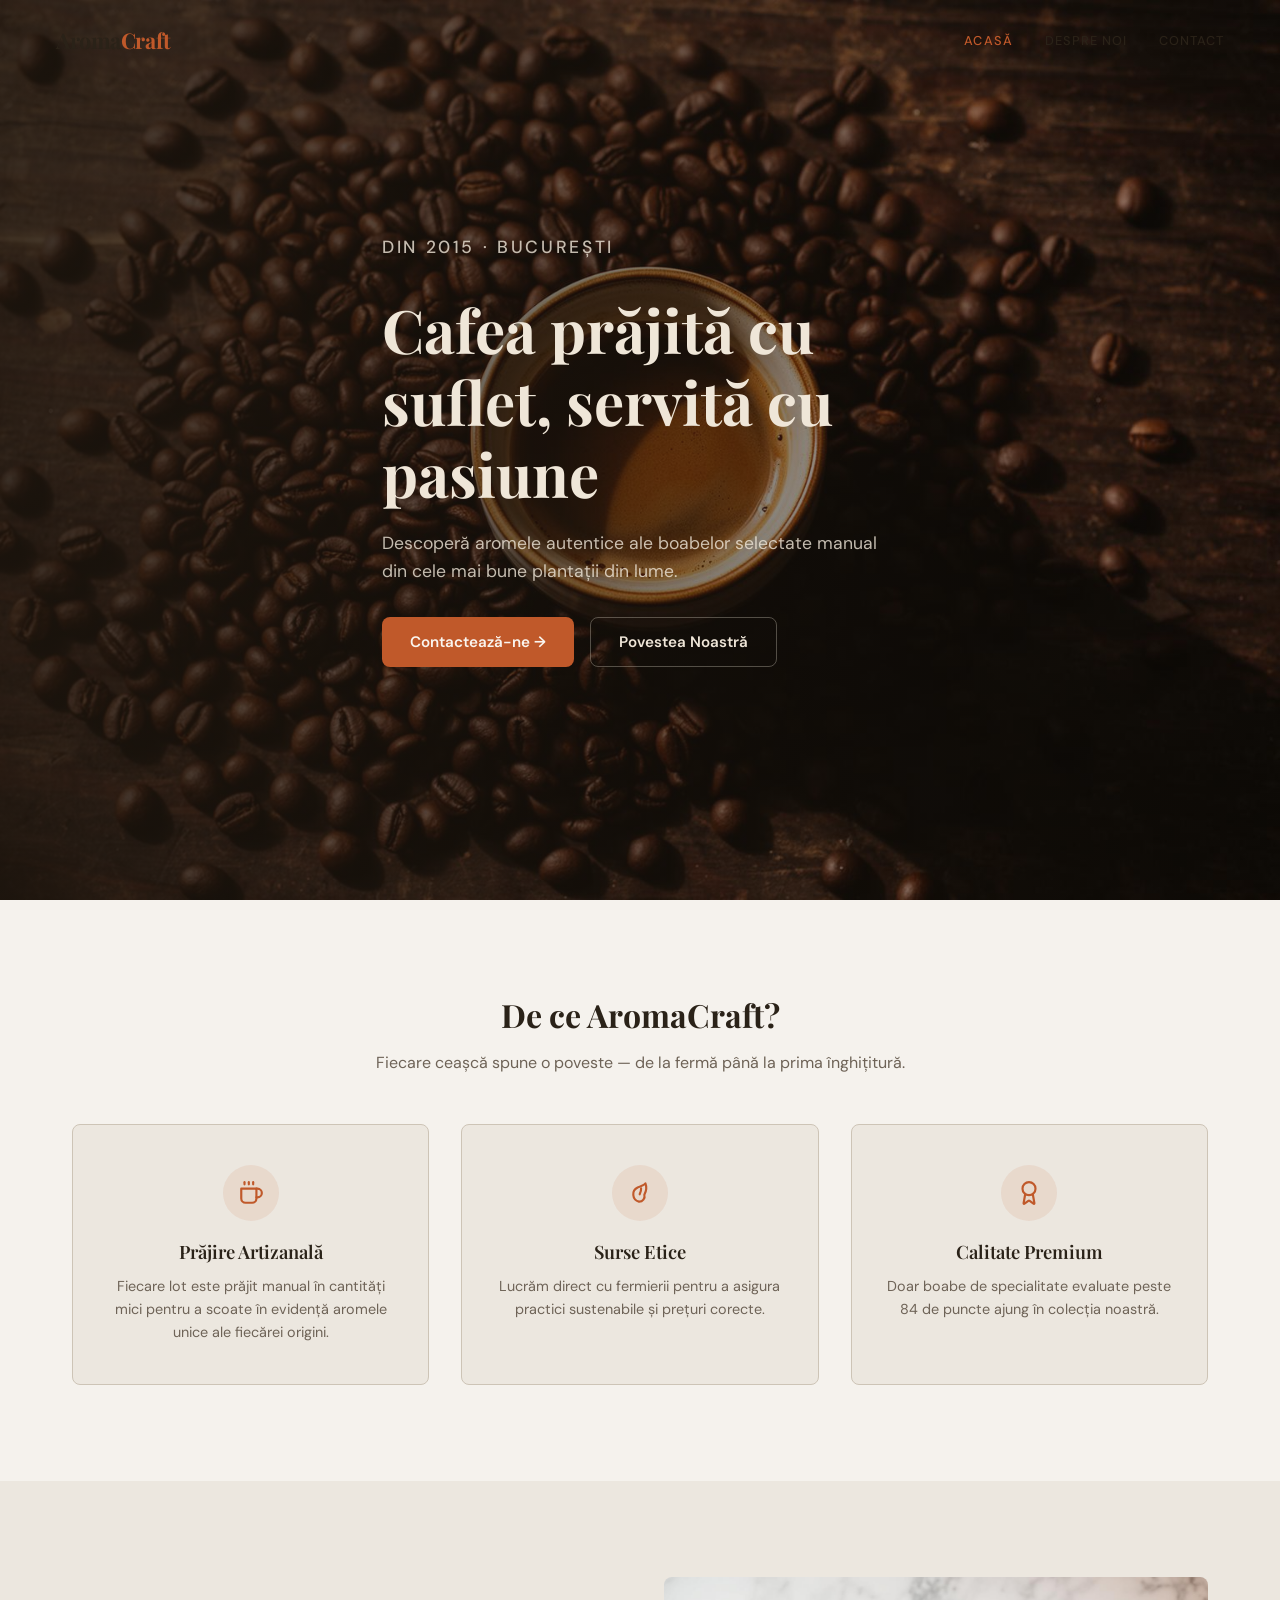
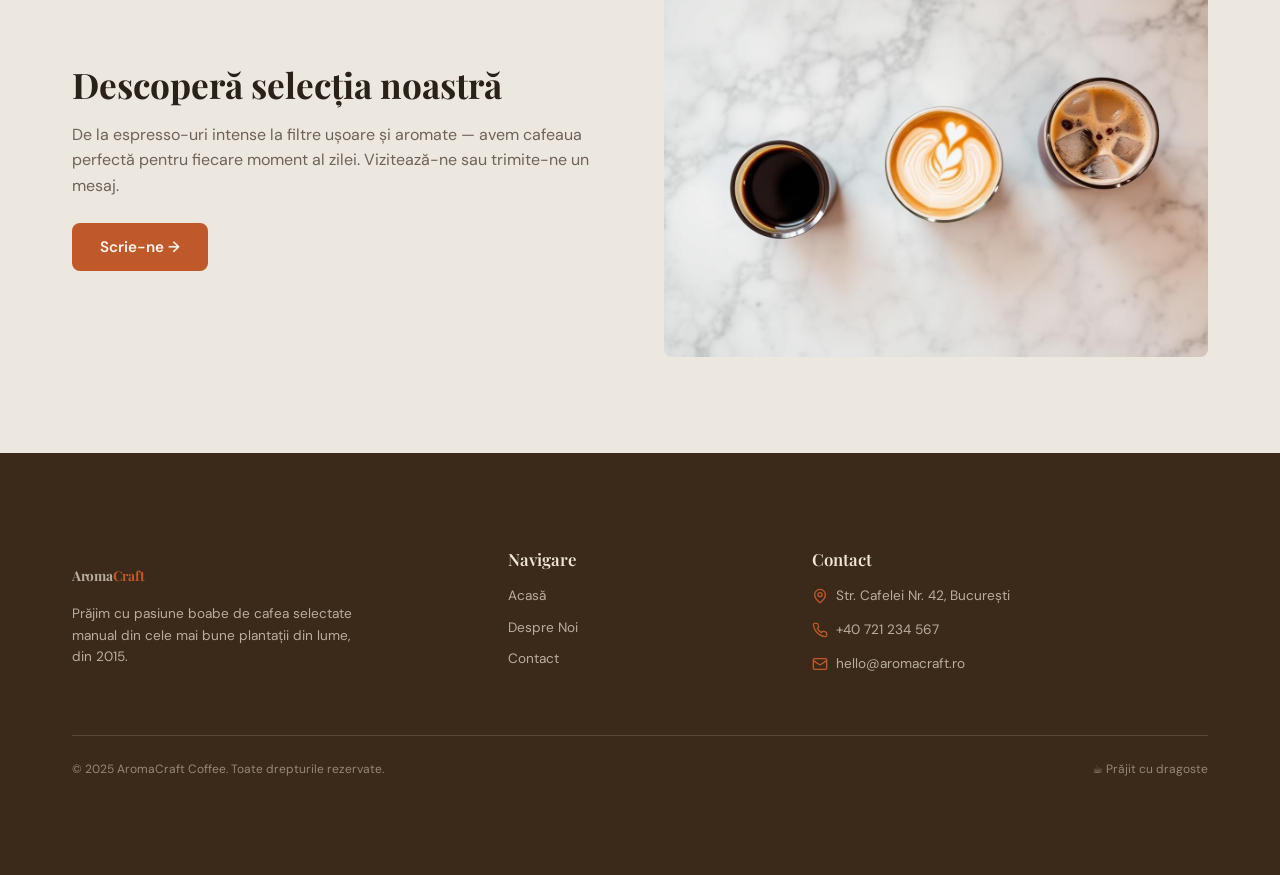
<file: static-site/static-site/index.html>
<!DOCTYPE html>
<html lang="ro">
<head>
  <meta charset="UTF-8">
  <meta name="viewport" content="width=device-width, initial-scale=1.0">
  <title>AromaCraft Coffee — Cafea Artizanală Prăjită în București</title>
  <meta name="description" content="AromaCraft Coffee — cafea de specialitate prăjită artizanal în București. Boabe selectate manual, surse etice, arome autentice din 2015.">
  <meta name="robots" content="index, follow">
  <link rel="canonical" href="https://aromacraft.ro">
  <meta property="og:title" content="AromaCraft Coffee — Cafea Artizanală">
  <meta property="og:description" content="Cafea de specialitate prăjită artizanal în București.">
  <meta property="og:type" content="website">
  <link rel="stylesheet" href="css/style.css">
</head>
<body>

  <!-- Header -->
  <header class="site-header">
    <div class="header-inner">
      <a href="index.html" class="logo">Aroma<span>Craft</span></a>
      <ul class="nav-links">
        <li><a href="index.html" class="active">Acasă</a></li>
        <li><a href="despre.html">Despre Noi</a></li>
        <li><a href="contact.html">Contact</a></li>
      </ul>
      <button class="hamburger" aria-label="Deschide meniul">
        <span></span><span></span><span></span>
      </button>
    </div>
    <nav class="mobile-menu">
      <a href="index.html" class="active">Acasă</a>
      <a href="despre.html">Despre Noi</a>
      <a href="contact.html">Contact</a>
    </nav>
  </header>

  <!-- Hero -->
  <section class="hero">
    <img src="img/hero-coffee.jpg" alt="Boabe de cafea artizanală și o ceașcă de espresso proaspăt" class="hero-img" width="1920" height="1080">
    <div class="hero-overlay"></div>
    <div class="hero-content container">
      <p class="hero-tag">Din 2015 · București</p>
      <h1>Cafea prăjită cu suflet, servită cu pasiune</h1>
      <p>Descoperă aromele autentice ale boabelor selectate manual din cele mai bune plantații din lume.</p>
      <div class="hero-buttons">
        <a href="contact.html" class="btn btn-accent">Contactează-ne →</a>
        <a href="despre.html" class="btn btn-outline">Povestea Noastră</a>
      </div>
    </div>
  </section>

  <!-- Features -->
  <section class="section-padding">
    <div class="container">
      <div class="text-center" style="margin-bottom: 3rem;">
        <h2 style="font-size: 2rem; font-weight: 700; margin-bottom: 1rem;">De ce AromaCraft?</h2>
        <p style="color: var(--muted-foreground); max-width: 600px; margin: 0 auto;">Fiecare ceașcă spune o poveste — de la fermă până la prima înghițitură.</p>
      </div>
      <div class="features-grid">
        <div class="feature-card">
          <div class="feature-icon">
            <svg width="26" height="26" viewBox="0 0 24 24" fill="none" stroke="currentColor" stroke-width="2" stroke-linecap="round" stroke-linejoin="round"><path d="M17 8h1a4 4 0 1 1 0 8h-1"/><path d="M3 8h14v9a4 4 0 0 1-4 4H7a4 4 0 0 1-4-4Z"/><line x1="6" x2="6" y1="2" y2="4"/><line x1="10" x2="10" y1="2" y2="4"/><line x1="14" x2="14" y1="2" y2="4"/></svg>
          </div>
          <h3>Prăjire Artizanală</h3>
          <p>Fiecare lot este prăjit manual în cantități mici pentru a scoate în evidență aromele unice ale fiecărei origini.</p>
        </div>
        <div class="feature-card">
          <div class="feature-icon">
            <svg width="26" height="26" viewBox="0 0 24 24" fill="none" stroke="currentColor" stroke-width="2" stroke-linecap="round" stroke-linejoin="round"><path d="M11 20A7 7 0 0 1 9.8 6.9C15.5 4.9 17 3.1 17 3.1s2 4.9-1 10.5A5 5 0 0 1 11 20"/><path d="M11.7 13.2c.7-1.6 1.5-3.5 1.3-5.5"/></svg>
          </div>
          <h3>Surse Etice</h3>
          <p>Lucrăm direct cu fermierii pentru a asigura practici sustenabile și prețuri corecte.</p>
        </div>
        <div class="feature-card">
          <div class="feature-icon">
            <svg width="26" height="26" viewBox="0 0 24 24" fill="none" stroke="currentColor" stroke-width="2" stroke-linecap="round" stroke-linejoin="round"><path d="m15.477 12.89 1.515 8.526a.5.5 0 0 1-.81.47l-3.58-2.687a1 1 0 0 0-1.197 0l-3.586 2.686a.5.5 0 0 1-.81-.469l1.514-8.526"/><circle cx="12" cy="8" r="6"/></svg>
          </div>
          <h3>Calitate Premium</h3>
          <p>Doar boabe de specialitate evaluate peste 84 de puncte ajung în colecția noastră.</p>
        </div>
      </div>
    </div>
  </section>

  <!-- CTA -->
  <section class="section-padding cta-section">
    <div class="container">
      <div class="cta-grid">
        <div>
          <h2>Descoperă selecția noastră</h2>
          <p>De la espresso-uri intense la filtre ușoare și aromate — avem cafeaua perfectă pentru fiecare moment al zilei. Vizitează-ne sau trimite-ne un mesaj.</p>
          <a href="contact.html" class="btn btn-accent">Scrie-ne →</a>
        </div>
        <div class="cta-img">
          <img src="img/coffee-drinks.jpg" alt="Selecție de băuturi de cafea" width="1280" height="854" loading="lazy">
        </div>
      </div>
    </div>
  </section>

  <!-- Footer -->
  <footer class="site-footer">
    <div class="container section-padding">
      <div class="footer-grid">
        <div class="footer-brand">
          <p class="logo" style="margin-bottom: 0;">Aroma<span>Craft</span></p>
          <p>Prăjim cu pasiune boabe de cafea selectate manual din cele mai bune plantații din lume, din 2015.</p>
        </div>
        <div>
          <h4>Navigare</h4>
          <nav class="footer-nav">
            <a href="index.html">Acasă</a>
            <a href="despre.html">Despre Noi</a>
            <a href="contact.html">Contact</a>
          </nav>
        </div>
        <div>
          <h4>Contact</h4>
          <ul class="footer-contact">
            <li>
              <svg width="16" height="16" viewBox="0 0 24 24" fill="none" stroke="currentColor" stroke-width="2"><path d="M20 10c0 6-8 12-8 12s-8-6-8-12a8 8 0 0 1 16 0Z"/><circle cx="12" cy="10" r="3"/></svg>
              Str. Cafelei Nr. 42, București
            </li>
            <li>
              <svg width="16" height="16" viewBox="0 0 24 24" fill="none" stroke="currentColor" stroke-width="2"><path d="M22 16.92v3a2 2 0 0 1-2.18 2 19.79 19.79 0 0 1-8.63-3.07 19.5 19.5 0 0 1-6-6 19.79 19.79 0 0 1-3.07-8.67A2 2 0 0 1 4.11 2h3a2 2 0 0 1 2 1.72c.127.96.361 1.903.7 2.81a2 2 0 0 1-.45 2.11L8.09 9.91a16 16 0 0 0 6 6l1.27-1.27a2 2 0 0 1 2.11-.45c.907.339 1.85.573 2.81.7A2 2 0 0 1 22 16.92z"/></svg>
              +40 721 234 567
            </li>
            <li>
              <svg width="16" height="16" viewBox="0 0 24 24" fill="none" stroke="currentColor" stroke-width="2"><rect width="20" height="16" x="2" y="4" rx="2"/><path d="m22 7-8.97 5.7a1.94 1.94 0 0 1-2.06 0L2 7"/></svg>
              hello@aromacraft.ro
            </li>
          </ul>
        </div>
      </div>
      <div class="footer-bottom">
        <p>&copy; 2025 AromaCraft Coffee. Toate drepturile rezervate.</p>
        <p>☕ Prăjit cu dragoste</p>
      </div>
    </div>
  </footer>

  <script src="js/main.js"></script>
</body>
</html>
</file>
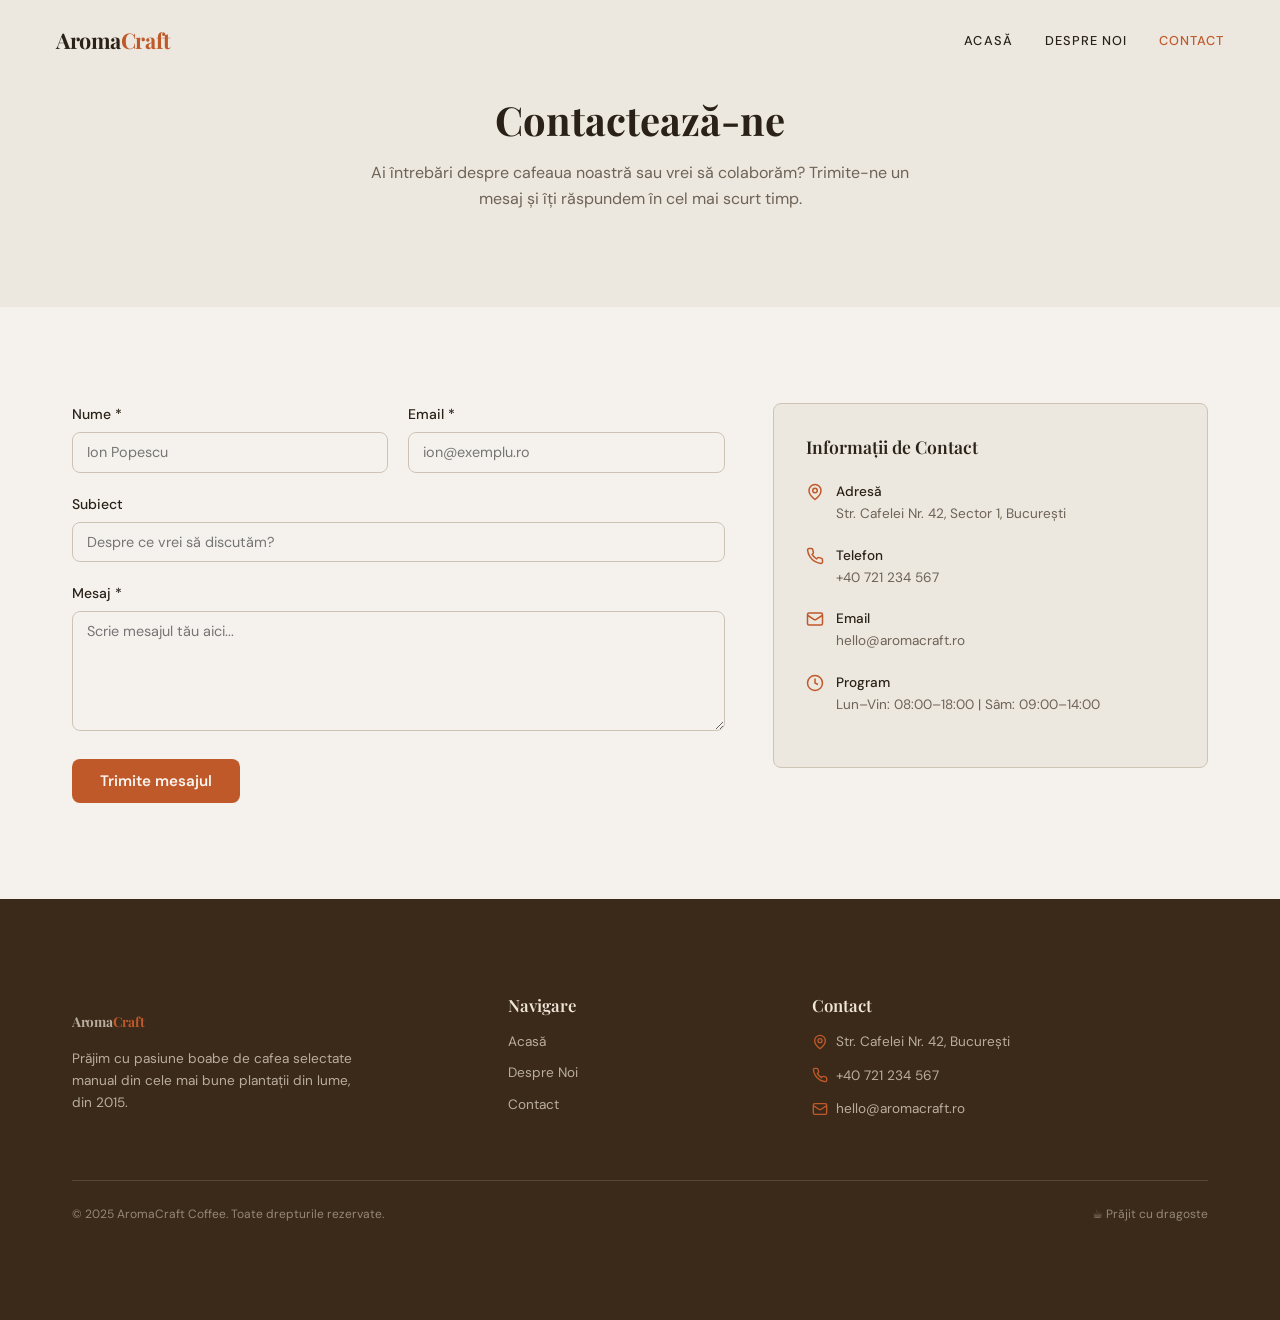
<file: static-site/static-site/contact.html>
<!DOCTYPE html>
<html lang="ro">
<head>
  <meta charset="UTF-8">
  <meta name="viewport" content="width=device-width, initial-scale=1.0">
  <title>Contact — AromaCraft Coffee</title>
  <meta name="description" content="Contactează AromaCraft Coffee — trimite-ne un mesaj sau vizitează-ne la prăjitoria din București.">
  <link rel="stylesheet" href="css/style.css">
</head>
<body>

  <!-- Header -->
  <header class="site-header">
    <div class="header-inner">
      <a href="index.html" class="logo">Aroma<span>Craft</span></a>
      <ul class="nav-links">
        <li><a href="index.html">Acasă</a></li>
        <li><a href="despre.html">Despre Noi</a></li>
        <li><a href="contact.html" class="active">Contact</a></li>
      </ul>
      <button class="hamburger" aria-label="Deschide meniul">
        <span></span><span></span><span></span>
      </button>
    </div>
    <nav class="mobile-menu">
      <a href="index.html">Acasă</a>
      <a href="despre.html">Despre Noi</a>
      <a href="contact.html" class="active">Contact</a>
    </nav>
  </header>

  <!-- Contact Header -->
  <section class="contact-header section-padding">
    <div class="container">
      <h1>Contactează-ne</h1>
      <p>Ai întrebări despre cafeaua noastră sau vrei să colaborăm? Trimite-ne un mesaj și îți răspundem în cel mai scurt timp.</p>
    </div>
  </section>

  <!-- Contact Form + Info -->
  <section class="section-padding">
    <div class="container">
      <div class="contact-grid">
        <div>
          <form id="contactForm" novalidate>
            <div class="form-row">
              <div class="form-group">
                <label for="name">Nume *</label>
                <input type="text" id="name" placeholder="Ion Popescu" maxlength="100">
              </div>
              <div class="form-group">
                <label for="email">Email *</label>
                <input type="email" id="email" placeholder="ion@exemplu.ro" maxlength="255">
              </div>
            </div>
            <div class="form-group">
              <label for="subject">Subiect</label>
              <input type="text" id="subject" placeholder="Despre ce vrei să discutăm?" maxlength="200">
            </div>
            <div class="form-group">
              <label for="message">Mesaj *</label>
              <textarea id="message" placeholder="Scrie mesajul tău aici..." maxlength="2000"></textarea>
            </div>
            <button type="submit" class="btn btn-accent btn-full">Trimite mesajul</button>
          </form>
        </div>

        <aside>
          <div class="contact-info-card">
            <h3>Informații de Contact</h3>
            <div class="info-row">
              <svg width="18" height="18" viewBox="0 0 24 24" fill="none" stroke="currentColor" stroke-width="2"><path d="M20 10c0 6-8 12-8 12s-8-6-8-12a8 8 0 0 1 16 0Z"/><circle cx="12" cy="10" r="3"/></svg>
              <div>
                <p class="info-label">Adresă</p>
                <p class="info-value">Str. Cafelei Nr. 42, Sector 1, București</p>
              </div>
            </div>
            <div class="info-row">
              <svg width="18" height="18" viewBox="0 0 24 24" fill="none" stroke="currentColor" stroke-width="2"><path d="M22 16.92v3a2 2 0 0 1-2.18 2 19.79 19.79 0 0 1-8.63-3.07 19.5 19.5 0 0 1-6-6 19.79 19.79 0 0 1-3.07-8.67A2 2 0 0 1 4.11 2h3a2 2 0 0 1 2 1.72c.127.96.361 1.903.7 2.81a2 2 0 0 1-.45 2.11L8.09 9.91a16 16 0 0 0 6 6l1.27-1.27a2 2 0 0 1 2.11-.45c.907.339 1.85.573 2.81.7A2 2 0 0 1 22 16.92z"/></svg>
              <div>
                <p class="info-label">Telefon</p>
                <p class="info-value">+40 721 234 567</p>
              </div>
            </div>
            <div class="info-row">
              <svg width="18" height="18" viewBox="0 0 24 24" fill="none" stroke="currentColor" stroke-width="2"><rect width="20" height="16" x="2" y="4" rx="2"/><path d="m22 7-8.97 5.7a1.94 1.94 0 0 1-2.06 0L2 7"/></svg>
              <div>
                <p class="info-label">Email</p>
                <p class="info-value">hello@aromacraft.ro</p>
              </div>
            </div>
            <div class="info-row">
              <svg width="18" height="18" viewBox="0 0 24 24" fill="none" stroke="currentColor" stroke-width="2"><circle cx="12" cy="12" r="10"/><polyline points="12 6 12 12 16 14"/></svg>
              <div>
                <p class="info-label">Program</p>
                <p class="info-value">Lun–Vin: 08:00–18:00 | Sâm: 09:00–14:00</p>
              </div>
            </div>
          </div>
        </aside>
      </div>
    </div>
  </section>

  <!-- Footer -->
  <footer class="site-footer">
    <div class="container section-padding">
      <div class="footer-grid">
        <div class="footer-brand">
          <p class="logo" style="margin-bottom: 0;">Aroma<span>Craft</span></p>
          <p>Prăjim cu pasiune boabe de cafea selectate manual din cele mai bune plantații din lume, din 2015.</p>
        </div>
        <div>
          <h4>Navigare</h4>
          <nav class="footer-nav">
            <a href="index.html">Acasă</a>
            <a href="despre.html">Despre Noi</a>
            <a href="contact.html">Contact</a>
          </nav>
        </div>
        <div>
          <h4>Contact</h4>
          <ul class="footer-contact">
            <li>
              <svg width="16" height="16" viewBox="0 0 24 24" fill="none" stroke="currentColor" stroke-width="2"><path d="M20 10c0 6-8 12-8 12s-8-6-8-12a8 8 0 0 1 16 0Z"/><circle cx="12" cy="10" r="3"/></svg>
              Str. Cafelei Nr. 42, București
            </li>
            <li>
              <svg width="16" height="16" viewBox="0 0 24 24" fill="none" stroke="currentColor" stroke-width="2"><path d="M22 16.92v3a2 2 0 0 1-2.18 2 19.79 19.79 0 0 1-8.63-3.07 19.5 19.5 0 0 1-6-6 19.79 19.79 0 0 1-3.07-8.67A2 2 0 0 1 4.11 2h3a2 2 0 0 1 2 1.72c.127.96.361 1.903.7 2.81a2 2 0 0 1-.45 2.11L8.09 9.91a16 16 0 0 0 6 6l1.27-1.27a2 2 0 0 1 2.11-.45c.907.339 1.85.573 2.81.7A2 2 0 0 1 22 16.92z"/></svg>
              +40 721 234 567
            </li>
            <li>
              <svg width="16" height="16" viewBox="0 0 24 24" fill="none" stroke="currentColor" stroke-width="2"><rect width="20" height="16" x="2" y="4" rx="2"/><path d="m22 7-8.97 5.7a1.94 1.94 0 0 1-2.06 0L2 7"/></svg>
              hello@aromacraft.ro
            </li>
          </ul>
        </div>
      </div>
      <div class="footer-bottom">
        <p>&copy; 2025 AromaCraft Coffee. Toate drepturile rezervate.</p>
        <p>☕ Prăjit cu dragoste</p>
      </div>
    </div>
  </footer>

  <script src="js/main.js"></script>
</body>
</html>
</file>
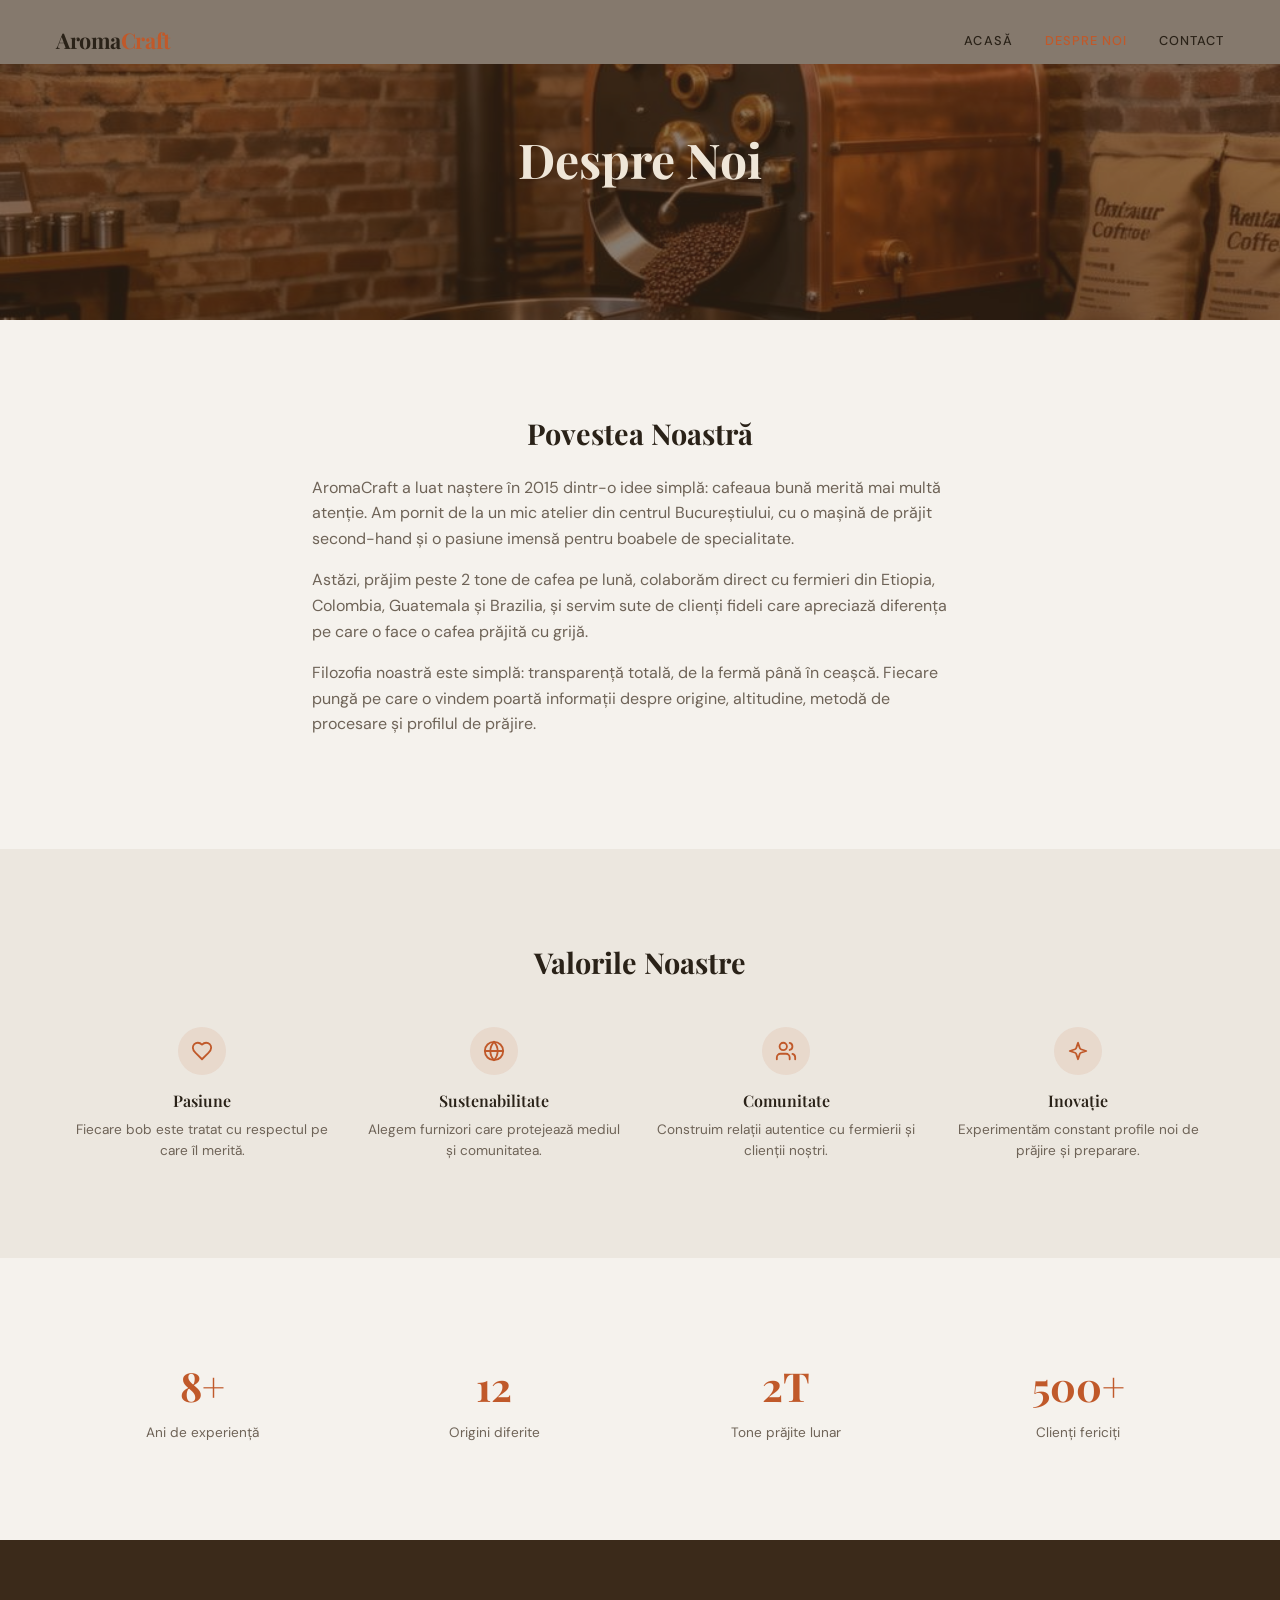
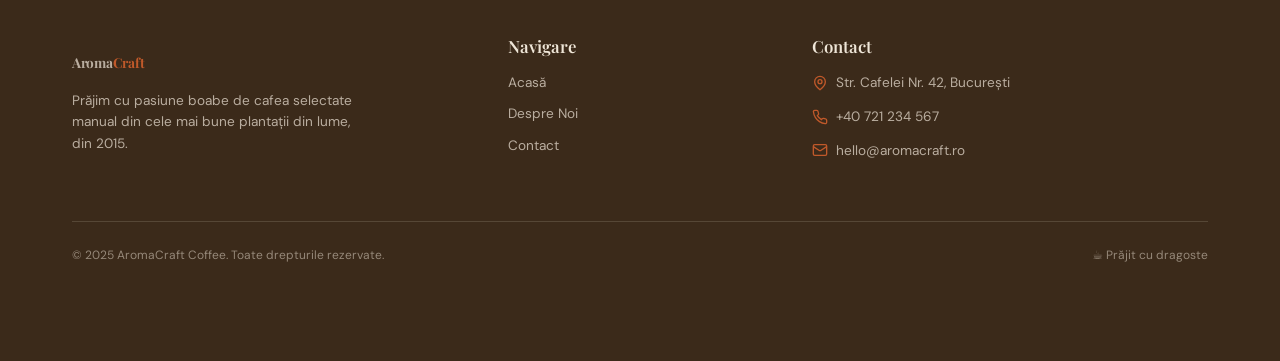
<file: static-site/static-site/despre.html>
<!DOCTYPE html>
<html lang="ro">
<head>
  <meta charset="UTF-8">
  <meta name="viewport" content="width=device-width, initial-scale=1.0">
  <title>Despre Noi — AromaCraft Coffee</title>
  <meta name="description" content="Află povestea AromaCraft Coffee — pasiunea pentru cafea de specialitate, valorile noastre și cum prăjim cu grijă din 2015.">
  <link rel="stylesheet" href="css/style.css">
</head>
<body>

  <!-- Header -->
  <header class="site-header">
    <div class="header-inner">
      <a href="index.html" class="logo">Aroma<span>Craft</span></a>
      <ul class="nav-links">
        <li><a href="index.html">Acasă</a></li>
        <li><a href="despre.html" class="active">Despre Noi</a></li>
        <li><a href="contact.html">Contact</a></li>
      </ul>
      <button class="hamburger" aria-label="Deschide meniul">
        <span></span><span></span><span></span>
      </button>
    </div>
    <nav class="mobile-menu">
      <a href="index.html">Acasă</a>
      <a href="despre.html" class="active">Despre Noi</a>
      <a href="contact.html">Contact</a>
    </nav>
  </header>

  <!-- Banner -->
  <section class="page-banner">
    <img src="img/about-roastery.jpg" alt="Interiorul prăjitoriei AromaCraft" width="1024" height="1024">
    <div class="overlay"></div>
    <h1>Despre Noi</h1>
  </section>

  <!-- Story -->
  <section class="section-padding">
    <div class="container story-section">
      <h2>Povestea Noastră</h2>
      <p>AromaCraft a luat naștere în 2015 dintr-o idee simplă: cafeaua bună merită mai multă atenție. Am pornit de la un mic atelier din centrul Bucureștiului, cu o mașină de prăjit second-hand și o pasiune imensă pentru boabele de specialitate.</p>
      <p>Astăzi, prăjim peste 2 tone de cafea pe lună, colaborăm direct cu fermieri din Etiopia, Colombia, Guatemala și Brazilia, și servim sute de clienți fideli care apreciază diferența pe care o face o cafea prăjită cu grijă.</p>
      <p>Filozofia noastră este simplă: transparență totală, de la fermă până în ceașcă. Fiecare pungă pe care o vindem poartă informații despre origine, altitudine, metodă de procesare și profilul de prăjire.</p>
    </div>
  </section>

  <!-- Values -->
  <section class="section-padding" style="background: var(--card);">
    <div class="container">
      <h2 style="font-size: 1.8rem; font-weight: 700; margin-bottom: 3rem; text-align: center;">Valorile Noastre</h2>
      <div class="values-grid">
        <div class="value-item">
          <div class="value-icon">
            <svg width="22" height="22" viewBox="0 0 24 24" fill="none" stroke="currentColor" stroke-width="2" stroke-linecap="round" stroke-linejoin="round"><path d="M19 14c1.49-1.46 3-3.21 3-5.5A5.5 5.5 0 0 0 16.5 3c-1.76 0-3 .5-4.5 2-1.5-1.5-2.74-2-4.5-2A5.5 5.5 0 0 0 2 8.5c0 2.3 1.5 4.05 3 5.5l7 7Z"/></svg>
          </div>
          <h3>Pasiune</h3>
          <p>Fiecare bob este tratat cu respectul pe care îl merită.</p>
        </div>
        <div class="value-item">
          <div class="value-icon">
            <svg width="22" height="22" viewBox="0 0 24 24" fill="none" stroke="currentColor" stroke-width="2" stroke-linecap="round" stroke-linejoin="round"><circle cx="12" cy="12" r="10"/><path d="M12 2a14.5 14.5 0 0 0 0 20 14.5 14.5 0 0 0 0-20"/><path d="M2 12h20"/></svg>
          </div>
          <h3>Sustenabilitate</h3>
          <p>Alegem furnizori care protejează mediul și comunitatea.</p>
        </div>
        <div class="value-item">
          <div class="value-icon">
            <svg width="22" height="22" viewBox="0 0 24 24" fill="none" stroke="currentColor" stroke-width="2" stroke-linecap="round" stroke-linejoin="round"><path d="M16 21v-2a4 4 0 0 0-4-4H6a4 4 0 0 0-4 4v2"/><circle cx="9" cy="7" r="4"/><path d="M22 21v-2a4 4 0 0 0-3-3.87"/><path d="M16 3.13a4 4 0 0 1 0 7.75"/></svg>
          </div>
          <h3>Comunitate</h3>
          <p>Construim relații autentice cu fermierii și clienții noștri.</p>
        </div>
        <div class="value-item">
          <div class="value-icon">
            <svg width="22" height="22" viewBox="0 0 24 24" fill="none" stroke="currentColor" stroke-width="2" stroke-linecap="round" stroke-linejoin="round"><path d="m12 3-1.912 5.813a2 2 0 0 1-1.275 1.275L3 12l5.813 1.912a2 2 0 0 1 1.275 1.275L12 21l1.912-5.813a2 2 0 0 1 1.275-1.275L21 12l-5.813-1.912a2 2 0 0 1-1.275-1.275L12 3Z"/></svg>
          </div>
          <h3>Inovație</h3>
          <p>Experimentăm constant profile noi de prăjire și preparare.</p>
        </div>
      </div>
    </div>
  </section>

  <!-- Stats -->
  <section class="section-padding">
    <div class="container">
      <div class="stats-grid">
        <div>
          <p class="num">8+</p>
          <p class="label">Ani de experiență</p>
        </div>
        <div>
          <p class="num">12</p>
          <p class="label">Origini diferite</p>
        </div>
        <div>
          <p class="num">2T</p>
          <p class="label">Tone prăjite lunar</p>
        </div>
        <div>
          <p class="num">500+</p>
          <p class="label">Clienți fericiți</p>
        </div>
      </div>
    </div>
  </section>

  <!-- Footer -->
  <footer class="site-footer">
    <div class="container section-padding">
      <div class="footer-grid">
        <div class="footer-brand">
          <p class="logo" style="margin-bottom: 0;">Aroma<span>Craft</span></p>
          <p>Prăjim cu pasiune boabe de cafea selectate manual din cele mai bune plantații din lume, din 2015.</p>
        </div>
        <div>
          <h4>Navigare</h4>
          <nav class="footer-nav">
            <a href="index.html">Acasă</a>
            <a href="despre.html">Despre Noi</a>
            <a href="contact.html">Contact</a>
          </nav>
        </div>
        <div>
          <h4>Contact</h4>
          <ul class="footer-contact">
            <li>
              <svg width="16" height="16" viewBox="0 0 24 24" fill="none" stroke="currentColor" stroke-width="2"><path d="M20 10c0 6-8 12-8 12s-8-6-8-12a8 8 0 0 1 16 0Z"/><circle cx="12" cy="10" r="3"/></svg>
              Str. Cafelei Nr. 42, București
            </li>
            <li>
              <svg width="16" height="16" viewBox="0 0 24 24" fill="none" stroke="currentColor" stroke-width="2"><path d="M22 16.92v3a2 2 0 0 1-2.18 2 19.79 19.79 0 0 1-8.63-3.07 19.5 19.5 0 0 1-6-6 19.79 19.79 0 0 1-3.07-8.67A2 2 0 0 1 4.11 2h3a2 2 0 0 1 2 1.72c.127.96.361 1.903.7 2.81a2 2 0 0 1-.45 2.11L8.09 9.91a16 16 0 0 0 6 6l1.27-1.27a2 2 0 0 1 2.11-.45c.907.339 1.85.573 2.81.7A2 2 0 0 1 22 16.92z"/></svg>
              +40 721 234 567
            </li>
            <li>
              <svg width="16" height="16" viewBox="0 0 24 24" fill="none" stroke="currentColor" stroke-width="2"><rect width="20" height="16" x="2" y="4" rx="2"/><path d="m22 7-8.97 5.7a1.94 1.94 0 0 1-2.06 0L2 7"/></svg>
              hello@aromacraft.ro
            </li>
          </ul>
        </div>
      </div>
      <div class="footer-bottom">
        <p>&copy; 2025 AromaCraft Coffee. Toate drepturile rezervate.</p>
        <p>☕ Prăjit cu dragoste</p>
      </div>
    </div>
  </footer>

  <script src="js/main.js"></script>
</body>
</html>
</file>
<file: static-site/static-site/css/style.css>
/* =============================================
   AromaCraft Coffee — Design System & Styles
   ============================================= */

@import url('https://fonts.googleapis.com/css2?family=Playfair+Display:ital,wght@0,400;0,500;0,600;0,700;0,800;1,400;1,500&family=DM+Sans:ital,wght@0,300;0,400;0,500;0,600;0,700;1,400&display=swap');

/* ---------- CSS Variables ---------- */
:root {
  --background: #f5f2ed;
  --foreground: #2a2218;
  --card: #ece7df;
  --card-foreground: #2a2218;
  --primary: #3b2a1a;
  --primary-foreground: #efe6d8;
  --secondary: #e2dbd1;
  --secondary-foreground: #2a2218;
  --muted: #e5e0d9;
  --muted-foreground: #6e6357;
  --accent: #c0592a;
  --accent-foreground: #faf5ef;
  --destructive: #e53e3e;
  --border: #cdc4b6;
  --input: #cdc4b6;
  --radius: 0.5rem;
  --font-heading: 'Playfair Display', Georgia, serif;
  --font-body: 'DM Sans', system-ui, sans-serif;
  --hero-overlay: linear-gradient(to right, rgba(30, 22, 14, 0.85), rgba(30, 22, 14, 0.3));
}

/* ---------- Reset & Base ---------- */
*, *::before, *::after {
  box-sizing: border-box;
  margin: 0;
  padding: 0;
}

body {
  font-family: var(--font-body);
  background-color: var(--background);
  color: var(--foreground);
  -webkit-font-smoothing: antialiased;
  line-height: 1.6;
}

h1, h2, h3, h4, h5, h6 {
  font-family: var(--font-heading);
  line-height: 1.2;
}

a {
  text-decoration: none;
  color: inherit;
}

ul { list-style: none; }

img {
  max-width: 100%;
  height: auto;
  display: block;
}

/* ---------- Utilities ---------- */
.container {
  max-width: 1200px;
  margin: 0 auto;
  padding-left: 1rem;
  padding-right: 1rem;
}

.section-padding {
  padding: 4rem 1rem;
}

.text-center { text-align: center; }

.btn {
  display: inline-flex;
  align-items: center;
  gap: 0.5rem;
  padding: 0.75rem 1.75rem;
  border-radius: var(--radius);
  font-family: var(--font-body);
  font-weight: 600;
  font-size: 0.95rem;
  cursor: pointer;
  border: none;
  transition: background-color 0.2s, opacity 0.2s;
}

.btn-accent {
  background-color: var(--accent);
  color: var(--accent-foreground);
}

.btn-accent:hover {
  opacity: 0.9;
}

.btn-outline {
  background: transparent;
  border: 1px solid rgba(239, 230, 216, 0.3);
  color: var(--primary-foreground);
}

.btn-outline:hover {
  background: rgba(239, 230, 216, 0.1);
}

.btn-full {
  width: 100%;
}

/* ---------- Header ---------- */
.site-header {
  position: fixed;
  top: 0;
  left: 0;
  right: 0;
  z-index: 100;
  transition: background-color 0.3s, box-shadow 0.3s, border-bottom 0.3s;
  height: 64px;
}

.site-header.scrolled {
  background-color: rgba(245, 242, 237, 0.95);
  backdrop-filter: blur(12px);
  -webkit-backdrop-filter: blur(12px);
  box-shadow: 0 1px 3px rgba(0,0,0,0.06);
  border-bottom: 1px solid var(--border);
}

.header-inner {
  max-width: 1200px;
  margin: 0 auto;
  padding: 0 1rem;
  display: flex;
  align-items: center;
  justify-content: space-between;
  height: 64px;
}

.logo {
  font-family: var(--font-heading);
  font-size: 1.35rem;
  font-weight: 700;
  letter-spacing: -0.02em;
}

.logo span {
  color: var(--accent);
}

/* Desktop nav */
.nav-links {
  display: flex;
  gap: 2rem;
}

.nav-links a {
  font-size: 0.8rem;
  font-weight: 500;
  text-transform: uppercase;
  letter-spacing: 0.08em;
  transition: color 0.2s;
}

.nav-links a:hover,
.nav-links a.active {
  color: var(--accent);
}

/* Hamburger */
.hamburger {
  display: none;
  background: none;
  border: none;
  cursor: pointer;
  width: 28px;
  height: 22px;
  position: relative;
  z-index: 110;
}

.hamburger span {
  display: block;
  width: 100%;
  height: 2px;
  background: var(--foreground);
  border-radius: 2px;
  position: absolute;
  left: 0;
  transition: transform 0.3s, opacity 0.3s;
}

.hamburger span:nth-child(1) { top: 0; }
.hamburger span:nth-child(2) { top: 10px; }
.hamburger span:nth-child(3) { top: 20px; }

.hamburger.open span:nth-child(1) {
  transform: translateY(10px) rotate(45deg);
}
.hamburger.open span:nth-child(2) {
  opacity: 0;
}
.hamburger.open span:nth-child(3) {
  transform: translateY(-10px) rotate(-45deg);
}

/* Mobile menu overlay */
.mobile-menu {
  display: none;
  position: fixed;
  inset: 64px 0 0 0;
  background: rgba(245, 242, 237, 0.98);
  backdrop-filter: blur(16px);
  flex-direction: column;
  align-items: center;
  justify-content: center;
  gap: 2.5rem;
  opacity: 0;
  pointer-events: none;
  transition: opacity 0.3s;
}

.mobile-menu.open {
  opacity: 1;
  pointer-events: auto;
}

.mobile-menu a {
  font-family: var(--font-heading);
  font-size: 1.6rem;
  font-weight: 600;
  transition: color 0.2s;
}

.mobile-menu a:hover,
.mobile-menu a.active {
  color: var(--accent);
}

/* ---------- Hero ---------- */
.hero {
  position: relative;
  height: 100vh;
  min-height: 600px;
  display: flex;
  align-items: center;
  overflow: hidden;
}

.hero-img {
  position: absolute;
  inset: 0;
  width: 100%;
  height: 100%;
  object-fit: cover;
}

.hero-overlay {
  position: absolute;
  inset: 0;
  background: var(--hero-overlay);
}

.hero-content {
  position: relative;
  z-index: 2;
  max-width: 580px;
}

.hero-tag {
  color: var(--accent);
  font-weight: 500;
  letter-spacing: 0.15em;
  text-transform: uppercase;
  font-size: 0.85rem;
  margin-bottom: 1rem;
  animation: fadeIn 0.6s ease-out forwards;
}

.hero h1 {
  color: var(--primary-foreground);
  font-size: 2.5rem;
  font-weight: 700;
  margin-bottom: 1.25rem;
  animation: fadeIn 0.6s ease-out 0.15s forwards;
  opacity: 0;
}

.hero p {
  color: rgba(239, 230, 216, 0.8);
  font-size: 1.1rem;
  margin-bottom: 2rem;
  animation: fadeIn 0.6s ease-out 0.3s forwards;
  opacity: 0;
}

.hero-buttons {
  display: flex;
  flex-wrap: wrap;
  gap: 1rem;
  animation: fadeIn 0.6s ease-out 0.45s forwards;
  opacity: 0;
}

/* ---------- Features ---------- */
.features-grid {
  display: grid;
  grid-template-columns: 1fr;
  gap: 2rem;
}

.feature-card {
  background: var(--card);
  border: 1px solid var(--border);
  border-radius: var(--radius);
  padding: 2.5rem 2rem;
  text-align: center;
  transition: box-shadow 0.3s;
}

.feature-card:hover {
  box-shadow: 0 10px 30px rgba(0,0,0,0.08);
}

.feature-icon {
  width: 56px;
  height: 56px;
  border-radius: 50%;
  background: rgba(192, 89, 42, 0.1);
  display: flex;
  align-items: center;
  justify-content: center;
  margin: 0 auto 1.25rem;
  color: var(--accent);
}

.feature-card h3 {
  font-size: 1.15rem;
  font-weight: 600;
  margin-bottom: 0.75rem;
}

.feature-card p {
  color: var(--muted-foreground);
  font-size: 0.9rem;
}

/* ---------- CTA Section ---------- */
.cta-section {
  background: var(--card);
}

.cta-grid {
  display: grid;
  grid-template-columns: 1fr;
  gap: 3rem;
  align-items: center;
}

.cta-grid h2 {
  font-size: 1.8rem;
  font-weight: 700;
  margin-bottom: 1rem;
}

.cta-grid p {
  color: var(--muted-foreground);
  margin-bottom: 1.5rem;
}

.cta-img {
  border-radius: var(--radius);
  overflow: hidden;
}

.cta-img img {
  width: 100%;
  height: 280px;
  object-fit: cover;
}

/* ---------- Page Banner ---------- */
.page-banner {
  position: relative;
  padding-top: 64px;
  height: 320px;
  overflow: hidden;
}

.page-banner img {
  width: 100%;
  height: 100%;
  object-fit: cover;
}

.page-banner .overlay {
  position: absolute;
  inset: 0;
  background: rgba(59, 42, 26, 0.6);
}

.page-banner h1 {
  position: absolute;
  inset: 0;
  display: flex;
  align-items: center;
  justify-content: center;
  color: var(--primary-foreground);
  font-size: 2.5rem;
  font-weight: 700;
  z-index: 2;
}

/* ---------- About ---------- */
.story-section {
  max-width: 720px;
  margin: 0 auto;
}

.story-section h2 {
  font-size: 1.8rem;
  font-weight: 700;
  margin-bottom: 1.5rem;
  text-align: center;
}

.story-section p {
  color: var(--muted-foreground);
  margin-bottom: 1rem;
}

.values-grid {
  display: grid;
  grid-template-columns: repeat(2, 1fr);
  gap: 2rem;
}

.value-item {
  text-align: center;
}

.value-icon {
  width: 48px;
  height: 48px;
  border-radius: 50%;
  background: rgba(192, 89, 42, 0.1);
  display: flex;
  align-items: center;
  justify-content: center;
  margin: 0 auto 1rem;
  color: var(--accent);
}

.value-item h3 {
  font-size: 1rem;
  font-weight: 600;
  margin-bottom: 0.5rem;
}

.value-item p {
  color: var(--muted-foreground);
  font-size: 0.85rem;
}

.stats-grid {
  display: grid;
  grid-template-columns: repeat(2, 1fr);
  gap: 2rem;
  text-align: center;
}

.stats-grid .num {
  font-family: var(--font-heading);
  font-size: 2.5rem;
  font-weight: 700;
  color: var(--accent);
}

.stats-grid .label {
  color: var(--muted-foreground);
  font-size: 0.85rem;
  margin-top: 0.25rem;
}

/* ---------- Contact ---------- */
.contact-header {
  padding-top: 7rem;
  padding-bottom: 3rem;
  background: var(--card);
  text-align: center;
}

.contact-header h1 {
  font-size: 2.5rem;
  font-weight: 700;
  margin-bottom: 1rem;
}

.contact-header p {
  color: var(--muted-foreground);
  max-width: 560px;
  margin: 0 auto;
}

.contact-grid {
  display: grid;
  grid-template-columns: 1fr;
  gap: 3rem;
}

.form-group {
  margin-bottom: 1.25rem;
}

.form-group label {
  display: block;
  font-size: 0.875rem;
  font-weight: 500;
  margin-bottom: 0.4rem;
}

.form-group input,
.form-group textarea {
  width: 100%;
  padding: 0.65rem 0.85rem;
  border: 1px solid var(--input);
  border-radius: var(--radius);
  font-family: var(--font-body);
  font-size: 0.9rem;
  background: var(--background);
  color: var(--foreground);
  transition: border-color 0.2s;
}

.form-group input:focus,
.form-group textarea:focus {
  outline: none;
  border-color: var(--accent);
}

.form-group textarea {
  resize: vertical;
  min-height: 120px;
}

.form-group .error-text {
  color: var(--destructive);
  font-size: 0.75rem;
  margin-top: 0.25rem;
}

.form-group input.error {
  border-color: var(--destructive);
}

.form-row {
  display: grid;
  grid-template-columns: 1fr;
  gap: 1.25rem;
}

.form-message {
  display: flex;
  align-items: center;
  gap: 0.5rem;
  padding: 0.75rem;
  border-radius: var(--radius);
  font-size: 0.85rem;
  margin-top: 1rem;
}

.form-message.success {
  background: rgba(192, 89, 42, 0.1);
  color: var(--accent);
}

.form-message.error-msg {
  background: rgba(229, 62, 62, 0.1);
  color: var(--destructive);
}

.contact-info-card {
  background: var(--card);
  border: 1px solid var(--border);
  border-radius: var(--radius);
  padding: 2rem;
}

.contact-info-card h3 {
  font-size: 1.1rem;
  font-weight: 600;
  margin-bottom: 1.5rem;
}

.info-row {
  display: flex;
  align-items: flex-start;
  gap: 0.75rem;
  margin-bottom: 1.25rem;
}

.info-row svg {
  flex-shrink: 0;
  color: var(--accent);
  margin-top: 2px;
}

.info-row .info-label {
  font-size: 0.85rem;
  font-weight: 500;
}

.info-row .info-value {
  color: var(--muted-foreground);
  font-size: 0.85rem;
}

/* ---------- Footer ---------- */
.site-footer {
  background: var(--primary);
  color: var(--primary-foreground);
}

.footer-grid {
  display: grid;
  grid-template-columns: 1fr;
  gap: 2.5rem;
}

.footer-brand p {
  color: rgba(239, 230, 216, 0.7);
  font-size: 0.85rem;
  max-width: 300px;
  margin-top: 1rem;
}

.site-footer h4 {
  font-size: 1.05rem;
  font-weight: 600;
  margin-bottom: 1rem;
}

.footer-nav a {
  display: block;
  color: rgba(239, 230, 216, 0.7);
  font-size: 0.85rem;
  margin-bottom: 0.6rem;
  transition: color 0.2s;
}

.footer-nav a:hover {
  color: var(--accent);
}

.footer-contact li {
  display: flex;
  align-items: center;
  gap: 0.5rem;
  color: rgba(239, 230, 216, 0.7);
  font-size: 0.85rem;
  margin-bottom: 0.75rem;
}

.footer-contact svg {
  color: var(--accent);
  flex-shrink: 0;
}

.footer-bottom {
  border-top: 1px solid rgba(239, 230, 216, 0.15);
  margin-top: 3rem;
  padding-top: 1.5rem;
  display: flex;
  flex-direction: column;
  align-items: center;
  gap: 0.75rem;
  font-size: 0.75rem;
  color: rgba(239, 230, 216, 0.5);
}

/* ---------- Animations ---------- */
@keyframes fadeIn {
  from { opacity: 0; transform: translateY(20px); }
  to { opacity: 1; transform: translateY(0); }
}

/* ---------- Responsive ---------- */
@media (min-width: 640px) {
  .form-row {
    grid-template-columns: 1fr 1fr;
  }

  .footer-bottom {
    flex-direction: row;
    justify-content: space-between;
  }
}

@media (min-width: 768px) {
  .site-header { height: 80px; }
  .header-inner { height: 80px; }
  .mobile-menu { inset-top: 80px; }

  .section-padding { padding: 6rem 1.5rem; }

  .hero h1 { font-size: 3.2rem; }

  .features-grid { grid-template-columns: repeat(3, 1fr); }

  .cta-grid { grid-template-columns: 1fr 1fr; }
  .cta-img img { height: 380px; }

  .values-grid { grid-template-columns: repeat(4, 1fr); }

  .stats-grid { grid-template-columns: repeat(4, 1fr); }

  .contact-grid { grid-template-columns: 3fr 2fr; }

  .footer-grid { grid-template-columns: 1.5fr 1fr 1.5fr; }

  .btn-full { width: auto; }
}

@media (max-width: 767px) {
  .hamburger { display: block; }
  .nav-links { display: none; }
  .mobile-menu { display: flex; }
}

@media (min-width: 1024px) {
  .container { padding-left: 2rem; padding-right: 2rem; }
  .hero h1 { font-size: 3.75rem; }
  .cta-grid h2 { font-size: 2.2rem; }
  .page-banner h1 { font-size: 3rem; }
}
</file>
